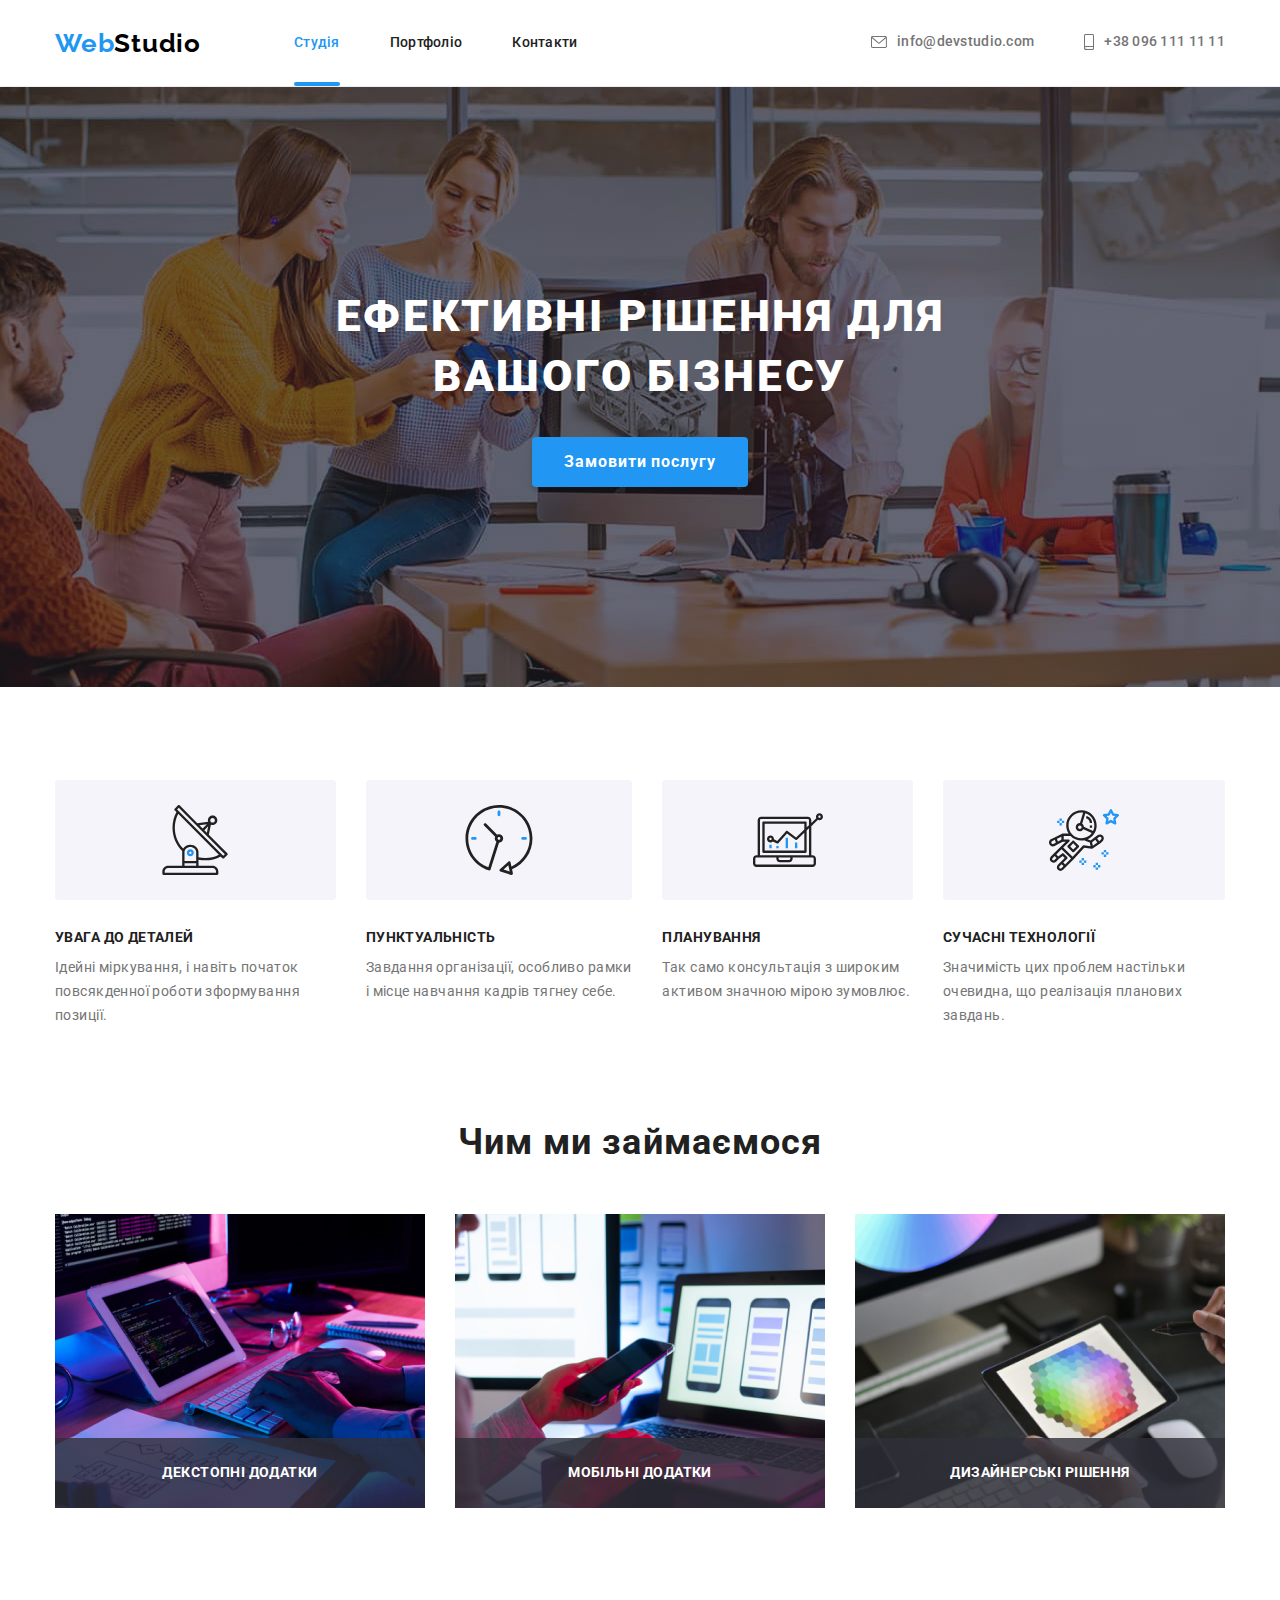
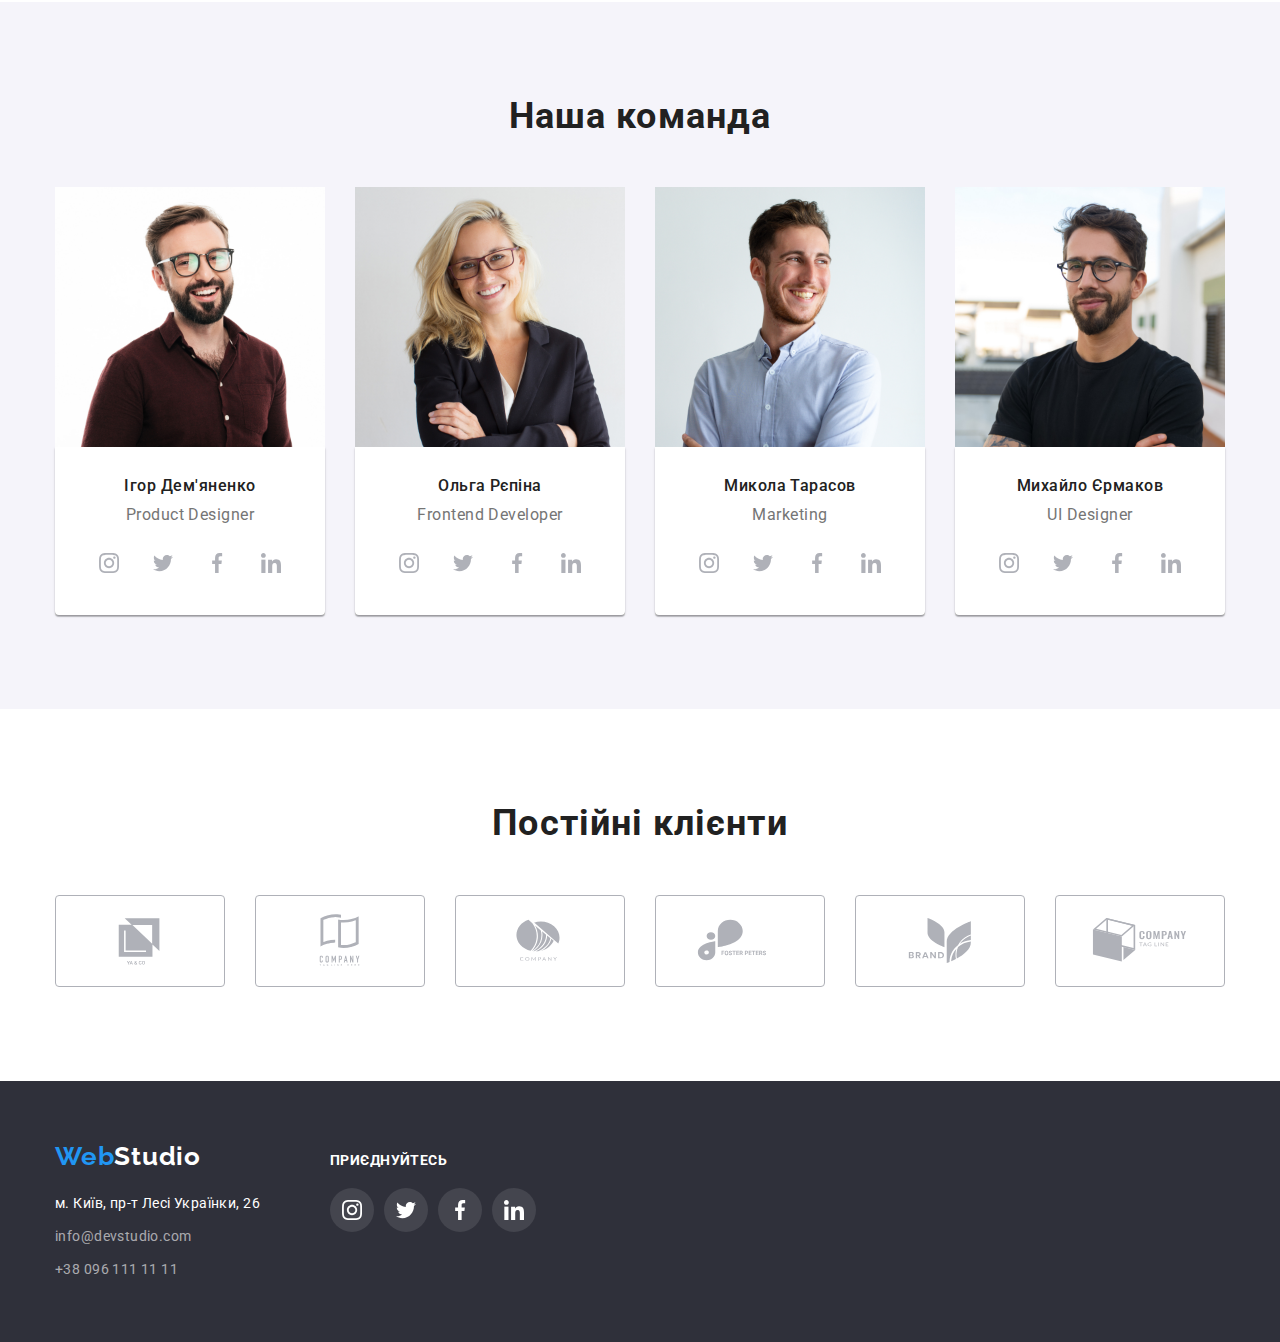
<file: index.html>
<!DOCTYPE html>
<html lang="en">
<head>
  <meta charset="UTF-8">
  <meta http-equiv="X-UA-Compatible" content="IE=edge">
  <meta name="viewport" content="width=device-width, initial-scale=1.0">
  <title>Студія</title>
  <link rel="preconnect" href="https://fonts.googleapis.com">
  <link rel="preconnect" href="https://fonts.gstatic.com" crossorigin>
  <link href="https://fonts.googleapis.com/css2?family=Raleway:wght@700&family=Roboto:wght@400;500;700;900&display=swap" rel="stylesheet">
  <link rel="stylesheet" href="https://cdnjs.cloudflare.com/ajax/libs/modern-normalize/1.1.0/modern-normalize.min.css"/>
  <link rel="stylesheet" href="./css/style.css"/>

</head>
<body>
<header class="header">
  <div class="container container-flex">
    <a class="logo" href="#" title="back to page">Web<span class="header-logo">Studio</span></a>
    <nav class="nav">
      <ul class="menuhead-content">
        <li class="menuhead-text">
          <a class="link active" href="#">Студія</a>
        </li>
        <li class="menuhead-text">
          <a class="link" href="./portfolio.html">Портфоліо</a>
        </li>
        <li class="menuhead-text">
          <a class="link" href="#">Контакти</a>
        </li>
      </ul>
    </nav>
    <ul class="info-content">
      <li class="info-text">
        <a class="link-text" href="mailto:info@devstudio.com" style="text-decoration: none">
          <svg class="mail-icon" width="16" height="12">
           <use href="./Image/icons.svg#icon-envelope"></use>
          </svg>info@devstudio.com
        </a>
      </li>
      <li class="info-text">
        <a class="link-text" href="tel:+380961111111" style="text-decoration: none">
          <svg class="telephone-icon" width="10" height="16">
           <use href="./Image/icons.svg#icon-smartphone"></use>
         </svg>+38 096 111 11 11
        </a>
      </li>
    </ul>
  </div> 
</header>
<main class="main">
<section class="section hat-section">
  <div class="container">
    <h1 class="hat-title">Ефективні рішення для вашого бізнесу</h1>
    <button class="button" type="button" data-modal-open>Замовити послугу</button>
  </div>
</section>

<section class="section">
  <div class="container">
    <h2 class="hidden">Нащі переваги</h2>
    <ul class="advances-content">
      <li class="advances-item">
        <div class="icon-box">
          <svg class="icon" width="70" height="70">
            <use href="./Image/icons.svg#icon-antenna"></use>
          </svg>
        </div>
        <h3 class="advances-title">Увага до деталей</h3>
        <p class="advances-text">
          Ідейні міркування, і навіть початок повсякденної роботи зформування позиції.
        </p>
      </li>
      <li class="advances-item">
        <div class="icon-box">
          <svg class="icon" width="70" height="70">
            <use href="./Image/icons.svg#icon-clock"></use>
          </svg>
        </div>
        <h3 class="advances-title">Пунктуальність</h3>
        <p class="advances-text">
          Завдання організації, особливо рамки і місце навчання кадрів тягнеу себе.
        </p>
      </li>
      <li class="advances-item">
        <div class="icon-box">
          <svg class="icon" width="70" height="70">
            <use href="./Image/icons.svg#icon-diagram"></use>
          </svg>
        </div>
        <h3 class="advances-title">Планування</h3>
        <p class="advances-text">
          Так само консультація з широким активом значною мірою зумовлює.
        </p>
      </li>
      <li class="advances-item">
        <div class="icon-box">
          <svg class="icon" width="70" height="70">
            <use href="./Image/icons.svg#icon-astronaut"></use>
          </svg>
        </div>
        <h3 class="advances-title">Сучасні технології</h3>
        <p class="advances-text">
          Значимість цих проблем настільки очевидна, що реалізація планових завдань.
        </p>
      </li>
    </ul>
  </div>
</section>

<section class="section about-us-section">
  <div class="container">
    <h2 class="about-us-title">Чим ми займаємося</h2>
    <ul class="about-us-content">
      <li class="about-us-img">
        <img
          class="fit-img"
          src="./Image/img(0).jpg"
          alt="first-picture" width="370" height="294"
        />
        <div class="about-us-container">
          <h3 class="about-us-text">Декстопні додатки</h3>
        </div>
      </li>
      <li class="about-us-img">
        <img
          class="fit-img"
          src="./Image/img(1).jpg"
          alt="second-picture" width="370" height="294"
        />
        <div class="about-us-container">
          <h3 class="about-us-text">Мобільні додатки</h3>
        </div>
      </li>
      <li class="about-us-img">
        <img
          class="fit-img"
          src="./Image/img(2).jpg"
          alt="third-picture" width="370" height="294"
        />
        <div class="about-us-container">
          <h3 class="about-us-text">Дизайнерські рішення</h3>
        </div>
      </li>
    </ul>
  </div>
</section>

<section class="section section-team">
  <div class="container">
    <h2 class="team-title">Наша команда</h2>
    <ul class="team-content">
      <li class="team-item">
        <img class="team-img" src="./Image/img1.jpg" alt="Igor" width="270px" height="260"/>
        <div class="team-container">
          <h3 class="team-name">Ігор Дем'яненко</h3>
          <p class="team-text">Product Designer</p>
          <ul class="social-icons">
            <li class="social-item">
              <a class="social-link" href="#" target="_blank" rel="noopener noreferrer">
               <svg class="social-icon" width="20" height="20">
                 <use href="./Image/icons.svg#icon-instagram"></use>
               </svg>
              </a>
            </li>
            <li class="social-item">
              <a class="social-link" href="#" target="_blank" rel="noopener noreferrer">
               <svg class="social-icon" width="20" height="20">
                 <use href="./Image/icons.svg#icon-twitter"></use>
               </svg>
              </a>
            </li>
            <li class="social-item">
              <a class="social-link" href="#" target="_blank" rel="noopener noreferrer">
                <svg class="social-icon" width="20" height="20">
                  <use href="./Image/icons.svg#icon-facebook"></use>
                </svg>
              </a>
            </li>
            <li class="social-item">
              <a class="social-link" href="#" target="_blank" rel="noopener noreferrer">
                <svg class="social-icon" width="20" height="20">
                  <use href="./Image/icons.svg#icon-linkedin"></use>
                </svg>
              </a>
            </li>
          </ul>
        </div>
      </li>
      <li class="team-item">
        <img class="team-img" src="./Image/img2.jpg" alt="Olga" width="270px" height="260"/>
        <div class="team-container">
          <h3 class="team-name">Ольга Рєпіна</h3>
          <p class="team-text">Frontend Developer</p>
          <ul class="social-icons">
            <li class="social-item">
              <a class="social-link" href="#" target="_blank" rel="noopener noreferrer">
               <svg class="social-icon" width="20" height="20">
                 <use href="./Image/icons.svg#icon-instagram"></use>
               </svg>
              </a>
            </li>
            <li class="social-item">
              <a class="social-link" href="#" target="_blank" rel="noopener noreferrer">
               <svg class="social-icon" width="20" height="20">
                 <use href="./Image/icons.svg#icon-twitter"></use>
               </svg>
              </a>
            </li>
            <li class="social-item">
              <a class="social-link" href="#" target="_blank" rel="noopener noreferrer">
                <svg class="social-icon" width="20" height="20">
                  <use href="./Image/icons.svg#icon-facebook"></use>
                </svg>
              </a>
            </li>
            <li class="social-item">
              <a class="social-link" href="#" target="_blank" rel="noopener noreferrer">
                <svg class="social-icon" width="20" height="20">
                  <use href="./Image/icons.svg#icon-linkedin"></use>
                </svg>
              </a>
            </li>
          </ul>
        </div>
      </li>
      <li class="team-item">
        <img class="team-img" src="./Image/img3.jpg" alt="Mikola" width="270px" height="260"/>
        <div class="team-container">
          <h3 class="team-name">Микола Тарасов</h3>
          <p class="team-text">Marketing</p>
          <ul class="social-icons">
            <li class="social-item">
              <a class="social-link" href="#" target="_blank" rel="noopener noreferrer">
               <svg class="social-icon" width="20" height="20">
                 <use href="./Image/icons.svg#icon-instagram"></use>
               </svg>
              </a>
            </li>
            <li class="social-item">
              <a class="social-link" href="#" target="_blank" rel="noopener noreferrer">
               <svg class="social-icon" width="20" height="20">
                 <use href="./Image/icons.svg#icon-twitter"></use>
               </svg>
              </a>
            </li>
            <li class="social-item">
              <a class="social-link" href="#" target="_blank" rel="noopener noreferrer">
                <svg class="social-icon" width="20" height="20">
                  <use href="./Image/icons.svg#icon-facebook"></use>
                </svg>
              </a>
            </li>
            <li class="social-item">
              <a class="social-link" href="#" target="_blank" rel="noopener noreferrer">
                <svg class="social-icon" width="20" height="20">
                  <use href="./Image/icons.svg#icon-linkedin"></use>
                </svg>
              </a>
            </li>
          </ul>
        </div>
      </li>
      <li class="team-item">
        <img class="team-img" src="./Image/img4.jpg" alt="Mihaylo" width="270px" height="260"/>
        <div class="team-container">
          <h3 class="team-name">Михайло Єрмаков</h3>
          <p class="team-text">UI Designer</p>
          <ul class="social-icons">
            <li class="social-item">
              <a class="social-link" href="#" target="_blank" rel="noopener noreferrer">
               <svg class="social-icon" width="20" height="20">
                 <use href="./Image/icons.svg#icon-instagram"></use>
               </svg>
              </a>
            </li>
            <li class="social-item">
              <a class="social-link" href="#" target="_blank" rel="noopener noreferrer">
               <svg class="social-icon" width="20" height="20">
                 <use href="./Image/icons.svg#icon-twitter"></use>
               </svg>
              </a>
            </li>
            <li class="social-item">
              <a class="social-link" href="#" target="_blank" rel="noopener noreferrer">
                <svg class="social-icon" width="20" height="20">
                  <use href="./Image/icons.svg#icon-facebook"></use>
                </svg>
              </a>
            </li>
            <li class="social-item">
              <a class="social-link" href="#" target="_blank" rel="noopener noreferrer">
                <svg class="social-icon" width="20" height="20">
                  <use href="./Image/icons.svg#icon-linkedin"></use>
                </svg>
              </a>
            </li>
          </ul>
        </div>
      </li>
    </ul>
  </div>
</section>
<section class="section">
  <div class="container">
    <h2 class="clients-title">Постійні клієнти</h2>
    <ul class="clients-contend">
      <li class="clients-item">
        <a class="clients-link" href="#" target="_blank" rel="noopener noreferrer">
          <svg class="clients-icon" width="106" height="60">
            <use href="./Image/icons.svg#icon-Logo1"></use>
          </svg>
        </a>
      </li>
      <li class="clients-item">
        <a class="clients-link" href="#" target="_blank" rel="noopener noreferrer">
          <svg class="clients-icon" width="106" height="60">
            <use href="./Image/icons.svg#icon-Logo2"></use>
          </svg>
        </a>
      </li>
      <li class="clients-item">
        <a class="clients-link" href="#" target="_blank" rel="noopener noreferrer">
          <svg class="clients-icon" width="106" height="60">
            <use href="./Image/icons.svg#icon-Logo3"></use>
          </svg>
        </a>
      </li>
      <li class="clients-item">
        <a class="clients-link" href="#" target="_blank" rel="noopener noreferrer">
          <svg class="clients-icon" width="106" height="60">
            <use href="./Image/icons.svg#icon-Logo4"></use>
          </svg>
        </a>
      </li>
      <li class="clients-item">
        <a class="clients-link" href="#" target="_blank" rel="noopener noreferrer">
          <svg class="clients-icon" width="106" height="60">
            <use href="./Image/icons.svg#icon-Logo5"></use>
          </svg>
        </a>
      </li>
      <li class="clients-item">
        <a class="clients-link" href="#" target="_blank" rel="noopener noreferrer">
          <svg class="clients-icon" width="106" height="60">
            <use href="./Image/icons.svg#icon-Logo6"></use>
          </svg>
        </a>
      </li>
    </ul>
  </div>
</section>
</main>
<footer class="footer">
  <div class="container footer-conteiner">
    <div class="container-addres">
      <a class="footer-logo" href="#" title="back to page">Web<span class="logo-end">Studio</span></a>
      <address class="addres-section">
        <ul class="footer-content">
          <li class="address-text">
            <a class="link-adress-footer" href="https://goo.gl/maps/NG6mRqcDs6EhL1nE7">м. Київ, пр-т Лесі Українки, 26</a>
          </li>
          <li class="footer-text">
            <a class="link-footer" href="mailto:info@devstudio.com">info@devstudio.com</a>
          </li>
          <li class="footer-text">
            <a class="link-footer" href="tel:+380961111111">+38 096 111 11 11</a>
          </li>
        </ul>
      </address>
    </div>
    <div class="container-icon">
      <h3 class="footer-title">приєднуйтесь</h3>
      <ul class="footer-contend-icon">
        <li class="item-footer-icon">
          <a class="link-footer-icon" href="#" target="_blank" rel="noopener noreferrer">
            <svg class="footer-icon" width="20" height="20">
              <use href="./Image/icons.svg#icon-instagram"></use>
            </svg>
          </a>
        </li>
        <li class="item-footer-icon">
          <a class="link-footer-icon" href="#" target="_blank" rel="noopener noreferrer">
            <svg class="footer-icon" width="20" height="20">
              <use href="./Image/icons.svg#icon-twitter"></use>
            </svg>
          </a>
        </li>
        <li class="item-footer-icon">
          <a class="link-footer-icon" href="#" target="_blank" rel="noopener noreferrer">
            <svg class="footer-icon" width="20" height="20">
              <use href="./Image/icons.svg#icon-facebook"></use>
            </svg>
          </a>
        </li>
        <li class="item-footer-icon">
          <a class="link-footer-icon" href="#" target="_blank" rel="noopener noreferrer">
            <svg class="footer-icon" width="20" height="20">
              <use href="./Image/icons.svg#icon-linkedin"></use>
            </svg>
          </a>
        </li>
      </ul>
    </div>
  </div>
</footer>
<div class="backdrop is-hidden" data-modal>
  <div class="modal">
    <button class="modal-button" type="button" data-modal-close>
      <svg class="clients-icon" width="18" height="18">
        <use href="./Image/icons.svg#icon-close-black-18dp"></use>
      </svg>
    </button>
  </div>
</div>
<script src="./js/modal.js"></script>
</body>
</html>
</file>
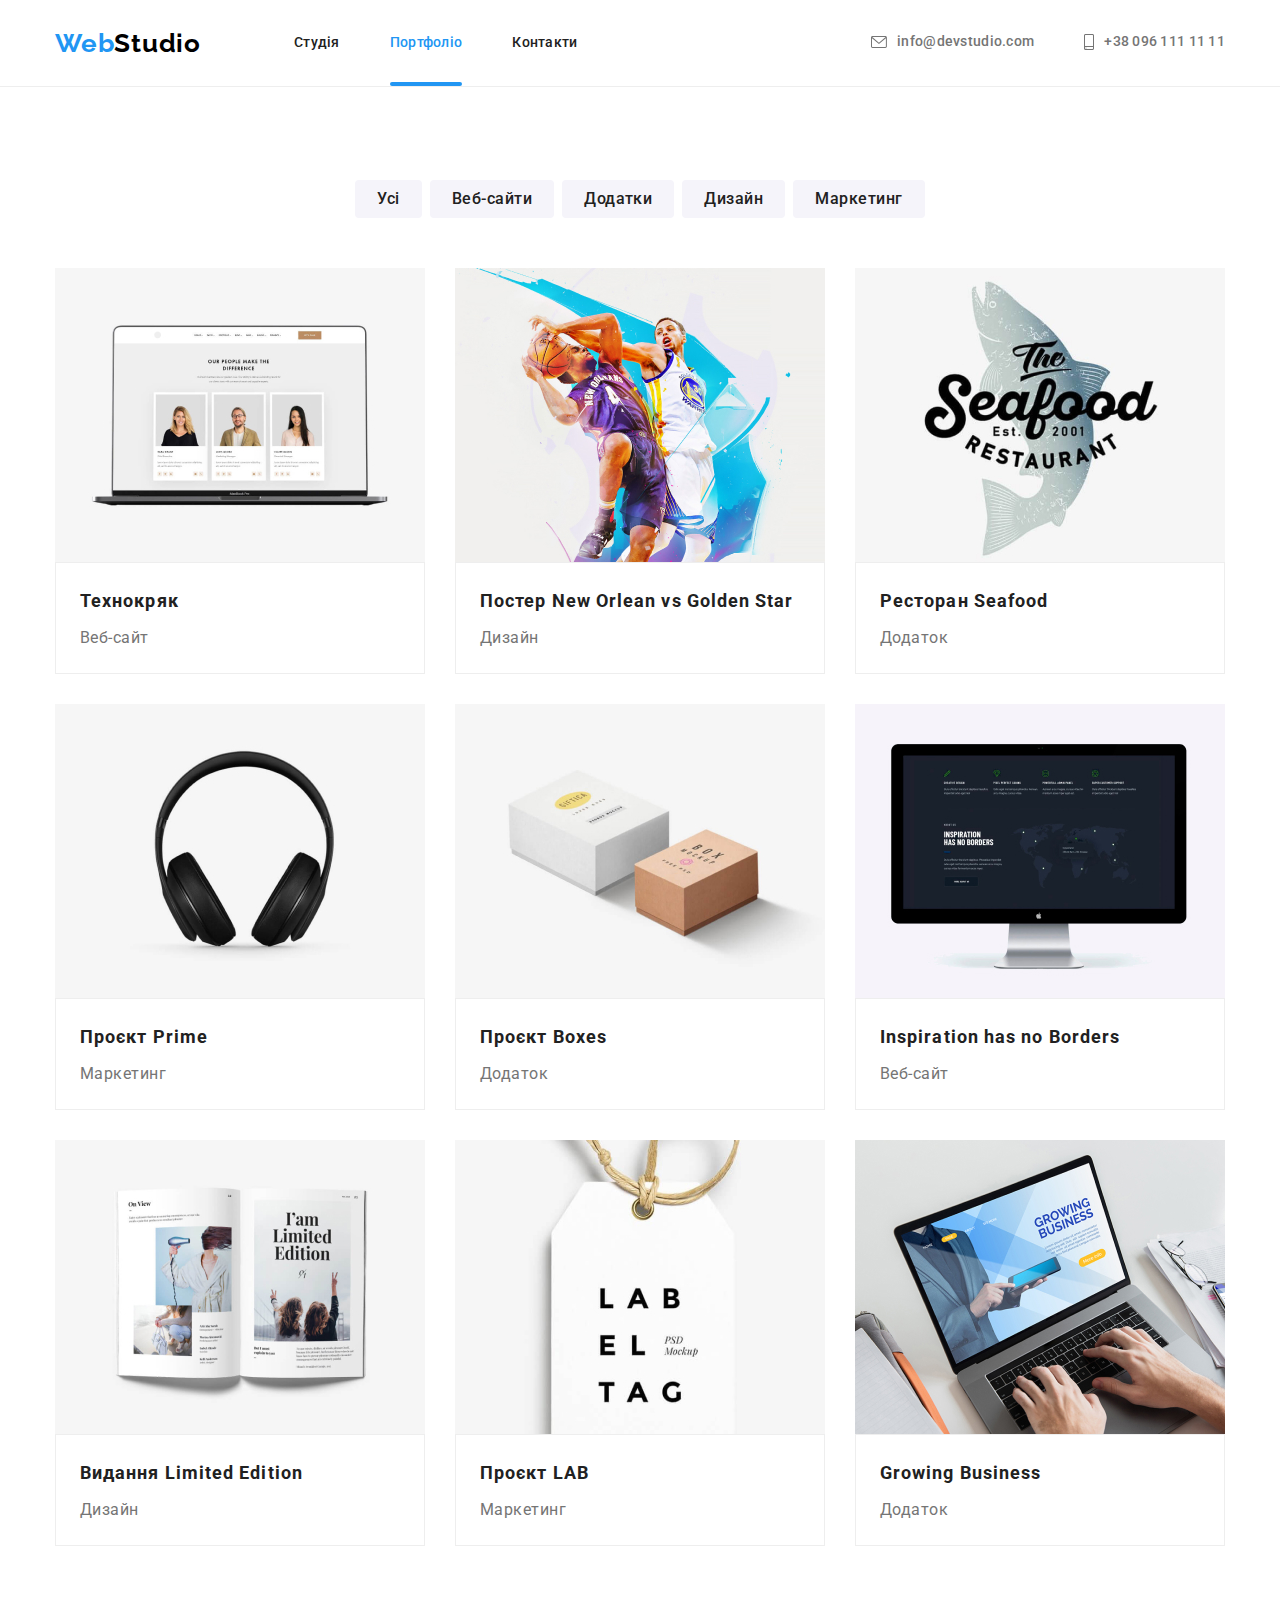
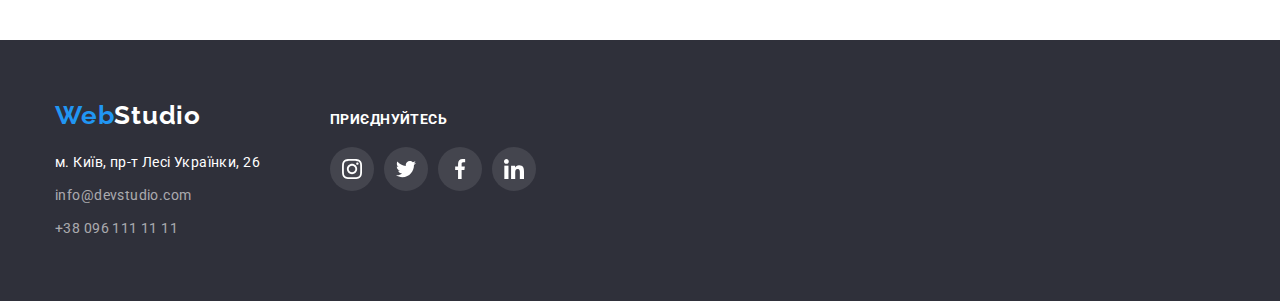
<file: portfolio.html>
<!DOCTYPE html>
<html lang="en">
<head>
  <meta charset="UTF-8">
  <meta http-equiv="X-UA-Compatible" content="IE=edge">
  <meta name="viewport" content="width=device-width, initial-scale=1.0">
  <title>portfolio</title>
  <link rel="preconnect" href="https://fonts.googleapis.com">
  <link rel="preconnect" href="https://fonts.gstatic.com" crossorigin>
  <link href="https://fonts.googleapis.com/css2?family=Raleway:wght@700&family=Roboto:wght@400;500;700;900&display=swap" rel="stylesheet">
  <link rel="stylesheet" href="https://cdnjs.cloudflare.com/ajax/libs/modern-normalize/1.1.0/modern-normalize.min.css"/>
  <link rel="stylesheet" href="./css/style.css"/>
</head>
<body>
  <header class="header">
    <div class="container container-flex">
      <a class="logo" href="#" title="back to page">Web<span class="header-logo">Studio</span></a>
      <nav class="nav">
        <ul class="menuhead-content">
          <li class="menuhead-text">
            <a class="link" href="./index.html">Студія</a>
          </li>
          <li class="menuhead-text">
            <a class="link active" href="./portfolio.html">Портфоліо</a>
          </li>
          <li class="menuhead-text">
            <a class="link" href="#">Контакти</a>
          </li>
        </ul>
      </nav>
      <ul class="info-content">
        <li class="info-text">
          <a class="link-text" href="mailto:info@devstudio.com" style="text-decoration: none">
            <svg class="mail-icon" width="16" height="12">
             <use href="./Image/icons.svg#icon-envelope"></use>
            </svg>info@devstudio.com
          </a>
        </li>
        <li class="info-text">
          <a class="link-text" href="tel:+380961111111" style="text-decoration: none">
            <svg class="telephone-icon" width="10" height="16">
             <use href="./Image/icons.svg#icon-smartphone"></use>
           </svg>+38 096 111 11 11
          </a>
        </li>
      </ul>
    </div>
  </header>
<main>
<section class="section">
  <div class="container">
    <h1 class="hidden">Portfolio</h1>
    <ul class="filter-contend">
      <li class="filter-item">
        <button class="button-filter" type="button">Усі</button>
      </li>
      <li class="filter-item">
        <button class="button-filter" type="button">Веб-сайти</button>
      </li>
      <li class="filter-item">
        <button class="button-filter" type="button">Додатки</button>
      </li>
      <li class="filter-item">
        <button class="button-filter" type="button">Дизайн</button>
      </li>
      <li class="filter-item">
        <button class="button-filter" type="button">Маркетинг</button>
      </li>
    </ul>
    <ul class="portfolio-content">
        <li class="portfolio-item">
          <a class="portfolio-link"href="#">
            <div class="team-thumb">
              <img class="portfolio-img" src="./Image/img/img(1).jpg" alt="picture" width="370px;" height="294px;">
              <div class="overlay">
                <p class="overlay-text">
                  Ресурс пропонує комплексні пропозиції 
                  з різним рівнем функціоналу та сервісів. 
                  Все це дозволить відвідувачу отримати вичерпні 
                  відомості про компанію чи приватну особу.
                </p>
              </div>
            </div>
            <div class="container-text">
              <h2 class="portfolio-title">Технокряк</h2>
              <p class="portfolio-text">Веб-сайт</p>
            </div>
          </a>
        </li>
      <li class="portfolio-item card-set-item">
        <a class="portfolio-link"href="#">
          <div class="team-thumb">
            <img class="portfolio-img" src="./Image/img/img(2).jpg" alt="picture" width="370px;" height="294px;">
            <div class="overlay">
              <p class="overlay-text">
                Ресурс пропонує комплексні пропозиції 
                з різним рівнем функціоналу та сервісів. 
                Все це дозволить відвідувачу отримати вичерпні 
                відомості про компанію чи приватну особу.
              </p>
            </div>
          </div>
          <div class="container-text">
            <h2 class="portfolio-title">Постер New Orlean vs Golden Star</h2>
            <p class="portfolio-text">Дизайн</p>
          </div>
        </a>
      </li>
      <li class="portfolio-item card-set-item">
        <a class="portfolio-link"href="#">
          <div class="team-thumb">
            <img class="portfolio-img" src="./Image/img/img(3).jpg" alt="picture" width="370px;" height="294px;">
            <div class="overlay">
              <p class="overlay-text">
                Ресурс пропонує комплексні пропозиції 
                з різним рівнем функціоналу та сервісів. 
                Все це дозволить відвідувачу отримати вичерпні 
                відомості про компанію чи приватну особу.
              </p>
            </div>
          </div>
          <div class="container-text">
            <h2 class="portfolio-title">Ресторан Seafood</h2>
            <p class="portfolio-text">Додаток</p>
          </div>
        </a>
      </li>
      <li class="portfolio-item card-set-item">
        <a class="portfolio-link"href="#">
          <div class="team-thumb">
            <img class="portfolio-img" src="./Image/img/img(4).jpg" alt="picture" width="370px;" height="294px;">
            <div class="overlay">
              <p class="overlay-text">
                Ресурс пропонує комплексні пропозиції 
                з різним рівнем функціоналу та сервісів. 
                Все це дозволить відвідувачу отримати вичерпні 
                відомості про компанію чи приватну особу.
              </p>
            </div>
          </div>
          <div class="container-text">
            <h2 class="portfolio-title">Проєкт Prime</h2>
            <p class="portfolio-text">Маркетинг</p>
          </div>
        </a>
      </li>
      <li class="portfolio-item card-set-item">
        <a class="portfolio-link"href="#">
          <div class="team-thumb">
            <img class="portfolio-img" src="./Image/img/img(5).jpg" alt="picture" width="370px;" height="294px;">
            <div class="overlay">
              <p class="overlay-text">
                Ресурс пропонує комплексні пропозиції 
                з різним рівнем функціоналу та сервісів. 
                Все це дозволить відвідувачу отримати вичерпні 
                відомості про компанію чи приватну особу.
              </p>
            </div>
          </div>
          <div class="container-text">
            <h2 class="portfolio-title">Проєкт Boxes</h2>
            <p class="portfolio-text">Додаток</p>
          </div>
        </a>
      </li>
      <li class="portfolio-item card-set-item">
        <a class="portfolio-link"href="#">
          <div class="team-thumb">
            <img class="portfolio-img" src="./Image/img/img(6).jpg" alt="picture" width="370px;" height="294px;">
            <div class="overlay">
              <p class="overlay-text">
                Ресурс пропонує комплексні пропозиції 
                з різним рівнем функціоналу та сервісів. 
                Все це дозволить відвідувачу отримати вичерпні 
                відомості про компанію чи приватну особу.
              </p>
            </div>
          </div>
          <div class="container-text">
            <h2 class="portfolio-title">Inspiration has no Borders</h2>
            <p class="portfolio-text">Веб-сайт</p>
          </div>
        </a>
      </li>
      <li class="portfolio-item card-set-item">
        <a class="portfolio-link"href="#">
          <div class="team-thumb">
            <img class="portfolio-img" src="./Image/img/img(7).jpg" alt="picture" width="370px;" height="294px;">
            <div class="overlay">
              <p class="overlay-text">
                Ресурс пропонує комплексні пропозиції 
                з різним рівнем функціоналу та сервісів. 
                Все це дозволить відвідувачу отримати вичерпні 
                відомості про компанію чи приватну особу.
              </p>
            </div>
          </div>
          <div class="container-text">
            <h2 class="portfolio-title">Видання Limited Edition</h2>
            <p class="portfolio-text">Дизайн</p>
          </div>
        </a>
      </li>
      <li class="portfolio-item card-set-item">
        <a class="portfolio-link"href="#">
          <div class="team-thumb">
            <img class="portfolio-img" src="./Image/img/img(8).jpg" alt="picture" width="370px;" height="294px;">
            <div class="overlay">
              <p class="overlay-text">
                Ресурс пропонує комплексні пропозиції 
                з різним рівнем функціоналу та сервісів. 
                Все це дозволить відвідувачу отримати вичерпні 
                відомості про компанію чи приватну особу.
              </p>
            </div>
          </div>
          <div class="container-text">
            <h2 class="portfolio-title">Проєкт LAB</h2>
            <p class="portfolio-text">Маркетинг</p>
          </div>
        </a>
      </li>
      <li class="portfolio-item card-set-item">
        <a class="portfolio-link"href="#">
                      <div class="team-thumb">
              <img class="portfolio-img" src="./Image/img/img(9).jpg" alt="picture" width="370px;" height="294px;">
              <div class="overlay">
                <p class="overlay-text">
                  Ресурс пропонує комплексні пропозиції 
                  з різним рівнем функціоналу та сервісів. В
                  се це дозволить відвідувачу отримати вичерпні 
                  відомості про компанію чи приватну особу.
                </p>
              </div>
            </div>
          <div class="container-text">
            <h2 class="portfolio-title">Growing Business</h2>
            <p class="portfolio-text">Додаток</p>
          </div>
        </a>
      </li>
    </ul>
  </div>
</section>
</main>
<footer class="footer">
  <div class="container footer-conteiner">
    <div class="container-addres">
      <a class="footer-logo" href="#" title="back to page">Web<span class="logo-end">Studio</span></a>
      <address class="addres-section">
        <ul class="footer-content">
          <li class="address-text">
            <a class="link-adress-footer" href="https://goo.gl/maps/NG6mRqcDs6EhL1nE7">м. Київ, пр-т Лесі Українки, 26</a>
          </li>
          <li class="footer-text">
            <a class="link-footer" href="mailto:info@devstudio.com">info@devstudio.com</a>
          </li>
          <li class="footer-text">
            <a class="link-footer" href="tel:+380961111111">+38 096 111 11 11</a>
          </li>
        </ul>
      </address>
    </div>
    <div class="container-icon">
      <h3 class="footer-title">приєднуйтесь</h3>
      <ul class="footer-contend-icon">
        <li class="item-footer-icon">
          <a class="link-footer-icon" href="#" target="_blank" rel="noopener noreferrer">
            <svg class="footer-icon" width="20" height="20">
              <use href="./Image/icons.svg#icon-instagram"></use>
            </svg>
          </a>
        </li>
        <li class="item-footer-icon">
          <a class="link-footer-icon" href="#" target="_blank" rel="noopener noreferrer">
            <svg class="footer-icon" width="20" height="20">
              <use href="./Image/icons.svg#icon-twitter"></use>
            </svg>
          </a>
        </li>
        <li class="item-footer-icon">
          <a class="link-footer-icon" href="#" target="_blank" rel="noopener noreferrer">
            <svg class="footer-icon" width="20" height="20">
              <use href="./Image/icons.svg#icon-facebook"></use>
            </svg>
          </a>
        </li>
        <li class="item-footer-icon">
          <a class="link-footer-icon" href="#" target="_blank" rel="noopener noreferrer">
            <svg class="footer-icon" width="20" height="20">
              <use href="./Image/icons.svg#icon-linkedin"></use>
            </svg>
          </a>
        </li>
      </ul>
    </div>
  </div>
</footer>
</body>
</html>
</file>
<file: css/style.css>
body {
  font-family: 'Roboto', sans-serif;

}
:root{
  --color1: #2196F3;
  --color2: #757575;
  --color3: #212121;
  --color4: #FFFFFF;
  --color5: #F5F5F5;
  --color6: #2F303A;
  --color7: #F5F4FA;
  --color8: #EEEEEE;
  --color9: #AFB1B8;
  --font-size1: 14px;
  --font-size2: 16px;
  --font-size3: 26px;
  --font-size4: 36px;
  --font-weight1: 500;
  --font-weight2: 700;
  --cubic-bezier: (0.4, 0, 0.2, 1);
}


.link:focus,
.link:hover {
  color: var(--color1);
  transition: 250ms;
}

.social-link:hover,
.social-link:focus {
  background: var(--color1);
  fill: var(--color4);
  box-shadow: 0px 1px 3px rgba(0, 0, 0, 0.12), 0px 1px 1px rgba(0, 0, 0, 0.14), 0px 2px 1px rgba(0, 0, 0, 0.2);
  border-radius: 0px 0px 4px 4px;
  border-radius: 50%;
}

.clients-link:hover,
.clients-link:focus {
  fill: var(--color1);
  border: 1px solid var(--color1);
}

.mail-icon:hover,
.mail-icon:focus,
.telephone-icon:hover,
.telephone-icon:focus {
  fill: var(--color1);
}

.link-text:hover,
.link-text:focus {
  color: var(--color1);
  fill: var(--color1);
}

.link-footer:hover,
.link-footer:focus,
.link-adress-footer:hover,
.link-adress-footer:focus {
  color: var(--color1);
}

.link-footer-icon:hover,
.link-footer-icon:focus {
  background: var(--color1);
}

.button-filter:focus,
.button-filter:hover {
  background: var(--color1);
  color: var(--color4);
  box-shadow: 0px 3px 1px rgba(0, 0, 0, 0.1), 0px 1px 2px rgba(0, 0, 0, 0.08), 0px 2px 2px rgba(0, 0, 0, 0.12);
  border-radius: 4px;

}

.portfolio-item:focus, 
.portfolio-item:hover {
  border: 1px solid color var(--color8);
}

.portfolio-link:focus,
.portfolio-link:hover {
  box-shadow: 0px 1px 1px rgba(0, 0, 0, 0.12), 0px 4px 4px rgba(0, 0, 0, 0.06), 1px 4px 6px rgba(0, 0, 0, 0.16);
}


ul {
  padding-inline-start: 0;
  list-style: none;
  margin: 0;
}

h1,h2,h3,p {
  margin: 0;
  padding: 0;
}

.hidden {
  width: 1px;
  height: 1px;
  margin: -1px;
  border: 0;
  padding: 0;

  white-space: nowrap;
  clip-path: inset(100%);
  clip:rect(0 0 0 0);
  overflow: hidden;
}

.container {
  width: 1200px;
  padding: 0 15px;
  margin: 0 auto;
}

.section {
  padding: 94px 0;
}

.header {
  border-bottom: 1px solid var(--color8);
}

.container-flex {
  display: flex;
  align-items: center;
}

.logo {
  font-family: 'Raleway';
  font-weight: var(--font-weight2);
  font-size: var(--font-size3);
  color: var(--color1);

  line-height: 1.19;
  letter-spacing: 0.03em;
  text-decoration: none;
}

.header-logo {
  color: #000000;
}

.nav {
  margin-left: 93px;
}

.menuhead-content {
  display: flex;
}

.menuhead-content .menuhead-text + .menuhead-text {
  margin-left: 50px;
}

.info-content {
  display: flex;
  margin-left: auto;
  padding-top: 32px;
  padding-bottom: 32px;
}

.info-content .info-text + .info-text {
  margin-left: 50px;
}

.link {
  position: relative;
  padding-top: 32px;
  padding-bottom: 32px;

  font-weight: var(--font-weight1);
  font-size: var(--font-size1);
  color: var(--color3);
 
  line-height: 1.4;
  letter-spacing: 0.02em;
  text-decoration: none;
  transition: color 250ms var(--cubic-bezier);
}

.link.active {
  color: var(--color1);
}

.active::after {
  position: absolute;
  left: 0;
  bottom: -4px;
  width: 100%;
  height: 4px;
  
  background-color: var(--color1);
  border-radius: 2px;
  content: "";
}

.link-text {
  display: inline-flex;
  align-items: center;

  font-weight: var(--font-weight1);
  font-size: var(--font-size1);
  color: var(--color2);
  fill: var(--color2);
  transition: fill 250ms var(--cubic-bezier), color 250ms var(--cubic-bezier);
  
  line-height: 1.4;
  letter-spacing: 0.02em;
}

.hat-section {
  max-width: 1600px;
  margin-left: auto;
  margin-right: auto;
  padding: 200px 0;
  text-align: center;
  background: var(--color6);
  background-image: linear-gradient( rgba(47, 48, 58, 0.4),rgba(47, 48, 58, 0.4)), url(../Image/Imghead.jpg);
  background-position: center;
  background-repeat: no-repeat;
  background-size: cover;
}

.hat-title {
  margin: 0 auto 30px;
  width: 696px;
  height: 120px;
  font-weight: 900;
  font-size: 44px;
  line-height: 1.36;
  letter-spacing: 0.06em;
  color: var(--color4);
  text-transform: uppercase;
  text-align: center;
}

.button {
  padding: 10px 32px;
  text-align: center;
  
  font-weight: var(--font-weight2);
  font-size: var(--font-size2);
  line-height: 1.87;
  color: var(--color4);
  letter-spacing: 0.06em;
  background: var(--color1);
  cursor: pointer;
  box-shadow: 0px 4px 4px rgba(0, 0, 0, 0.15);
  border-radius: 4px;
}

button {
 border: none;
}

.advances-content{
  display: flex;
}


.advances-content .advances-item + .advances-item {
  margin-left: 30px;
}

.advances-title {
  margin-bottom: 10px;
  font-weight: var(--font-weight2);
  font-size: var(--font-size1);
  line-height: 1.14;
  letter-spacing: 0.03em;
  color: var(--color3);
  text-transform: uppercase;
}

.advances-text {
  font-size: var(--font-size1);
  line-height: 1.71;
  letter-spacing: 0.03em;
  color: var(--color2);

}

.about-us-section {
padding-top: 0;
}

.about-us-title,
.team-title,
.clients-title {
  margin-bottom: 50px;
  font-weight: var(--font-weight2);
  font-size: var(--font-size4);
  color: var(--color3);

  line-height: 1.16;
  letter-spacing: 0.03em;
  text-align: center;
}

.about-us-container {
  position: absolute;
  left: 0;
  bottom: 0;
  width: 370px;
  background-color:rgba(47, 48, 58, 0.8);
  
}

.about-us-text {
  font-weight: var(--font-weight2);
  font-size: var(--font-size1);
  line-height: 1.14;
  letter-spacing: 0.03em;
  text-transform: uppercase;
  text-align: center;

  color: var(--color4);

  padding: 27px 0;
}

.about-us-content {
  display: flex;
  gap: 30px;
}

.about-us-img {
  position: relative;
}

.fit-img {
  display: block;
  max-width: 100%;
  height: auto;
}

.section-team {
  background-color: var(--color7);

}

.team-item {
  background: var(--color4);
}


.team-content {
  display: flex;
}

.team-content .team-item + .team-item {
  margin-left: 30px;
}

.team-img {
  display: block;
  max-width: 100%;
  height: auto;
}

.team-container {
  padding-top: 30px;
  padding-bottom: 30px;
  box-shadow: 0px 1px 3px rgba(0, 0, 0, 0.12), 0px 1px 1px rgba(0, 0, 0, 0.14), 0px 2px 1px rgba(0, 0, 0, 0.2);
  border-radius: 0px 0px 4px 4px;
}

.team-name {
  margin-bottom: 10px;
  font-weight: var(--font-weight1);
  font-size: var(--font-size2);
  color: var(--color3);
  
  text-align: center;
  line-height: 1.18;
  letter-spacing: 0.03em;
}

.team-text {
  margin-bottom: 16px;

  font-size: var(--font-size2);
  color: var(--color2);

  text-align: center;
  line-height: 1.18;
  letter-spacing: 0.03em;
}

.team-thumb {
position: relative;
overflow: hidden;
}

.overlay {
  position: absolute;
  top: 0;
  left: 0;
  transform: translateY(100%);
  transition: transform 250ms cubic-bezier(0.4, 0, 0.2, 1);
 
  width: 100%;
  height: 100%;
 
  display: flex;
  align-items: center;
  justify-content: center;
  padding: 63px 24px;

  background-color: rgba(33, 150, 243, 0.9);
}

.overlay-text {
  font-size: 18px;
  line-height: 1.55;
  letter-spacing: 0.03em;
  color: var(--color4);
}

.portfolio-link:focus .overlay,
.portfolio-link:hover .overlay {
  transform: translateY(0);
}


.footer {
  padding-top: 60px;
  padding-bottom: 60px;
  background: var(--color6);
}

.footer-logo {
  display: inline-block;
  margin-bottom: 20px;

  font-family: 'Raleway';
  font-weight: var(--font-weight2);
  font-size: var(--font-size3);
  color: var(--color1);

  line-height: 1.19;
  letter-spacing: 0.03em;
  text-decoration: none;
}

.logo-end {
  color: var(--color4);
}

.address-text {
  margin-bottom: 9px;
  font-style: normal;
  font-size: var(--font-size1);
  color: var(--color4);

  line-height: 1.71;
  letter-spacing: 0.03em;
}

.link-adress-footer {
  color: var(--color4);
  text-decoration: none;
  transition: color 250ms var(--cubic-bezier);
}

.footer-text {
  margin-bottom: 9px;
  font-style: normal;
  font-size: var(--font-size1);
  color: rgba(255, 255, 255, 0.6);

  line-height: 1.71;
  letter-spacing: 0.03em;
}

.footer-content :last-child {
  margin-bottom: 0;
}

.link-footer {
  color: rgba(255, 255, 255, 0.6);
  text-decoration: none;
  transition: color 250ms var(--cubic-bezier);
}

.button-filter {
  padding: 6px 22px;
 
  font-weight:var(--font-weight1); 
  font-size: var(--font-size2);
  background-color: var(--color7);
  color: var(--color3);

  line-height: 1.62;
  text-align: center; 
  letter-spacing: 0.03em;
  border-radius: 4px; 
  cursor: pointer;
  transition: color 250ms var(--cubic-bezier), background-color 250ms var(--cubic-bezier),box-shadow 250ms var(--cubic-bezier);
}

.portfolio-link {
  display: block;
  text-decoration: none;
}

.portfolio-img{
  display: block;
  max-width: 100%;
  height: auto;
}

.portfolio-title {
  margin-bottom: 4px;
  font-weight: var(--font-weight2);
  color: var(--color3);
  font-size: 18px;

  line-height: 2;
  letter-spacing: 0.06em;
}

.portfolio-text {
  font-size: var(--font-size2);
  color: var(--color2);

  line-height: 1.87;
  letter-spacing: 0.03em;
}

.filter-contend {
  display: flex;
  justify-content: center;
  margin-bottom: 50px;
}


.filter-contend .filter-item + .filter-item {
  margin-left: 8px;
}

.portfolio-content {
  display: flex;
  flex-wrap: wrap;
  gap: 30px;
}

.container-text{
  padding: 20px 24px;
  border: 1px solid var(--color8)
}

.icon-box {
  display: flex;
  align-items: center;
  justify-content: center;
  margin-bottom: 30px;
  min-height: 120px;
  background: var(--color7);
  border-radius: 4px;
}

.social-icons {
  display: flex;
  justify-content: center;
  align-items: center;
  gap: 10px;
}

.social-link {
  display: flex; 
  justify-content: center; 
  align-items: center;

  width: 44px;
  height: 44px;
  border-radius: 50%;
  background-color:  var(--color4);
  fill: var(--color9);
  transition: fill 250ms var(--cubic-bezier),background-color 250ms var(--cubic-bezier);
}

.telephone-icon,
.mail-icon {
  margin-right: 10px;
}

.clients-contend {
  display: flex;
  justify-content: center;
  gap: 30px;
  fill: var(--color9);
  
}

.clients-link {
  display: flex;
  justify-content: center;
  align-items: center;

  width: 170px;
  height: 92px;
  border-radius: 4px;

  border: 1px solid var(--color9);
  fill: var(--color9);
  transition: fill 250ms var(--cubic-bezier), border 250ms var(--cubic-bezier);
}

.footer-title {
  margin-bottom: 20px;

  font-weight: var(--font-weight2);
  font-size: var(--font-size1);
  color: var(--color4);

  line-height: 1.18;
  letter-spacing: 0.03em;
  text-transform: uppercase;
}

.footer-conteiner {
  display: flex;
  align-items: baseline;
}

.footer-contend-icon {
  display: flex;
  gap: 10px;
}

.link-footer-icon {
  display: flex; 
  justify-content: center; 
  align-items: center;

  width: 44px;
  height: 44px;
  border-radius: 50%;
  background-color: rgba(255, 255, 255, 0.1);
  fill: var(--color4);
  transition: fill 250ms var(--cubic-bezier) background-color 250ms var(--cubic-bezier);
}

.container-icon {
  margin-left: 70px;
}

.backdrop {
  position: fixed;
  top: 0;
  left: 0;
  width: 100%;
  height: 100%;
  z-index: 100;
  background-color: rgba(47, 48, 58, 0.4);
  transition: opacity 250ms var(--cubic-bezier), visibility 250ms var(--cubic-bezier);
}

.backdrop.is-hidden {
  opacity: 0;
  pointer-events: none;
 
}

.modal {
  position: absolute;
  top: 50%;
  left: 50%;
  transform: translate(-50%, -50%);
 

  width: 528px;
  height: 581px;
  background-color: var(--color4);
  filter: drop-shadow(0px 4px 4px rgba(0, 0, 0, 0.25));
  border-radius: 4px;

}

.modal-button {
  position: absolute;
  top: 8px;
  right: 8px;

  display: flex;
  align-items: center;
  justify-content: center;

  border-radius: 50%;
  cursor: pointer;

  width: 30px;
  height: 30px;

  background: var(--color4);
  border: 1px solid #0000001A; 
}
</file>
